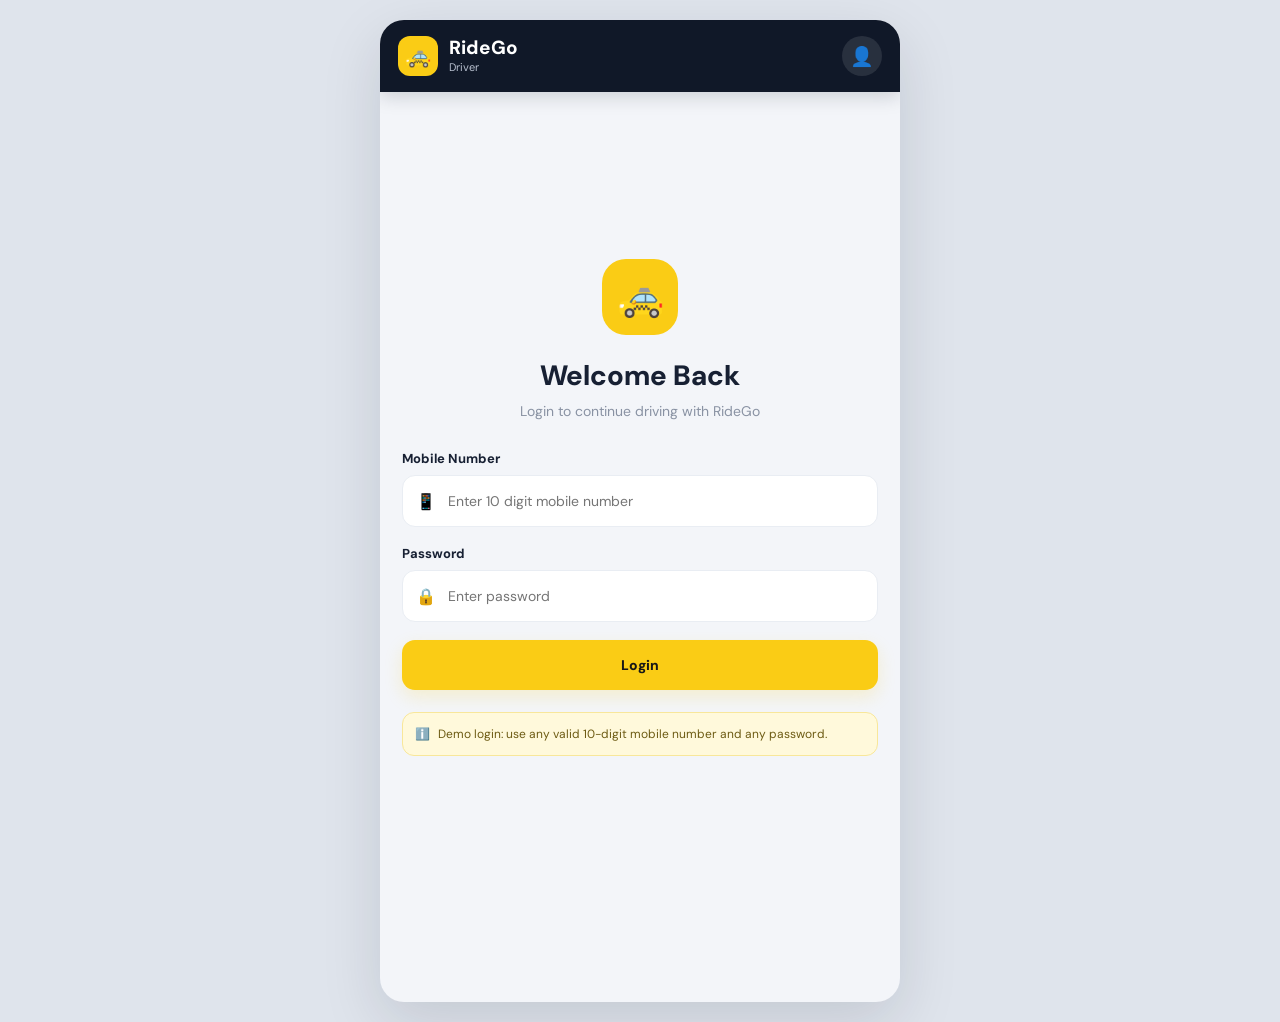
<file: index.html>
<!DOCTYPE html>
<html lang="en">
<head>
  <meta charset="UTF-8">

  <meta
    name="viewport"
    content="width=device-width, initial-scale=1.0, maximum-scale=1.0, user-scalable=no"
  >

  <meta name="theme-color" content="#101828">

  <title>RideGo Driver</title>

  <link rel="preconnect" href="https://fonts.googleapis.com">
  <link rel="preconnect" href="https://fonts.gstatic.com" crossorigin>

  <link
    href="https://fonts.googleapis.com/css2?family=DM+Sans:wght@400;500;600;700;800&display=swap"
    rel="stylesheet"
  >

  <link rel="stylesheet" href="ridegodriver.css">
</head>

<body>

<div class="app">

  <!-- TOP BAR -->
  <header class="topbar">

    <div class="brand">
      <div class="brand-icon">🚕</div>

      <div>
        <div class="brand-name">RideGo</div>
        <div class="brand-subtitle">Driver</div>
      </div>
    </div>

    <button
      type="button"
      class="profile-btn"
      id="headerProfileBtn"
      aria-label="Open profile"
    >
      👤
    </button>

  </header>


  <!-- LOGIN -->
  <section id="loginPage" class="login-page">

    <div class="login-logo">🚕</div>

    <h1>Welcome Back</h1>

    <p class="login-subtitle">
      Login to continue driving with RideGo
    </p>

    <form id="loginForm" class="login-form">

      <div class="input-group">

        <label for="mobile">
          Mobile Number
        </label>

        <div class="input-wrap">

          <span class="input-icon">📱</span>

          <input
            type="tel"
            id="mobile"
            placeholder="Enter 10 digit mobile number"
            maxlength="10"
            inputmode="numeric"
            autocomplete="tel"
            required
          >

        </div>

      </div>


      <div class="input-group">

        <label for="password">
          Password
        </label>

        <div class="input-wrap">

          <span class="input-icon">🔒</span>

          <input
            type="password"
            id="password"
            placeholder="Enter password"
            autocomplete="current-password"
            required
          >

        </div>

      </div>


      <button
        type="submit"
        class="primary-btn login-btn"
      >
        Login
      </button>

    </form>


    <div class="demo-note">

      <span>ℹ️</span>

      Demo login: use any valid 10-digit mobile number and any password.

    </div>

  </section>


  <!-- MAIN APP -->
  <main id="mainApp" class="hidden">


    <!-- DASHBOARD -->
    <section id="dashboardPage" class="page active">

      <div class="welcome">

        <div>

          <p class="eyebrow">
            DRIVER DASHBOARD
          </p>

          <h2>
            <span id="welcomeGreeting">
              Good Morning
            </span>
            👋
          </h2>

          <p>
            Ready to earn today?
          </p>

        </div>

        <div class="welcome-badge">
          🚗
        </div>

      </div>


      <!-- ONLINE -->
      <div class="online-card">

        <div class="online-info">

          <div class="status-dot"></div>

          <div>

            <h3 id="onlineTitle">
              You're Offline
            </h3>

            <p id="onlineText">
              Go online to receive ride requests
            </p>

          </div>

        </div>


        <label class="switch">

          <input
            type="checkbox"
            id="onlineToggle"
          >

          <span class="slider"></span>

        </label>

      </div>


      <!-- EARNINGS -->
      <div class="earning-card">

        <div class="earning-card-top">

          <div>

            <p>
              Today's Earnings
            </p>

            <h2 id="todayEarning">
              ₹0
            </h2>

          </div>

          <div class="earning-icon">
            ₹
          </div>

        </div>


        <div class="earning-bottom">

          <div>

            <strong id="completedCount">
              0
            </strong>

            <span>
              Completed Rides
            </span>

          </div>


          <div class="earning-status">

            <span id="earningStatus">
              Start earning
            </span>

          </div>

        </div>

      </div>


      <!-- REQUEST HEADER -->
      <div class="section-heading">

        <div>

          <p class="eyebrow">
            LIVE REQUESTS
          </p>

          <h3>
            Ride Requests
          </h3>

        </div>


        <span class="live-tag">

          <span></span>

          LIVE

        </span>

      </div>


      <!-- EMPTY REQUEST -->
      <div
        id="noRide"
        class="empty-card"
      >

        <div class="empty-icon">
          🚘
        </div>

        <h3>
          No Ride Requests
        </h3>

        <p id="noRideText">
          Go online to start receiving ride requests.
        </p>

      </div>


      <!-- REQUEST -->
      <div
        id="rideRequest"
        class="ride-request hidden"
      >

        <div class="request-header">

          <div>

            <span class="request-label">
              NEW RIDE REQUEST
            </span>

            <h3>
              Passenger Ride
            </h3>

          </div>


          <div class="fare-box">

            <span>
              Fare
            </span>

            <strong id="requestFare">
              ₹320
            </strong>

          </div>

        </div>


        <div class="location-block">

          <div class="location-row">

            <div class="location-marker pickup-marker">
              ●
            </div>

            <div class="location-content">

              <span>
                PICKUP
              </span>

              <strong id="pickupLocation">
                Howrah Railway Station
              </strong>

            </div>

          </div>


          <div class="route-line"></div>


          <div class="location-row">

            <div class="location-marker drop-marker">
              ●
            </div>

            <div class="location-content">

              <span>
                DROP
              </span>

              <strong id="dropLocation">
                Park Street, Kolkata
              </strong>

            </div>

          </div>

        </div>


        <div class="ride-info">

          <div>
            <span>Distance</span>
            <strong id="requestDistance">14.8 km</strong>
          </div>

          <div>
            <span>Duration</span>
            <strong id="requestDuration">38 min</strong>
          </div>

          <div>
            <span>Payment</span>
            <strong id="requestType">Cash</strong>
          </div>

        </div>


        <div class="button-row">

          <button
            type="button"
            id="rejectBtn"
            class="secondary-btn reject-btn"
          >
            ✕ Reject
          </button>

          <button
            type="button"
            id="acceptBtn"
            class="primary-btn accept-btn"
          >
            ✓ Accept Ride
          </button>

        </div>

      </div>


      <!-- ACTIVE RIDE -->
      <div
        id="activeRide"
        class="active-ride hidden"
      >

        <div class="active-header">

          <div>

            <span class="request-label">
              ACTIVE RIDE
            </span>

            <h3>
              Passenger Trip
            </h3>

          </div>

          <span
            id="tripStatusTag"
            class="trip-status"
          >
            Accepted
          </span>

        </div>


        <!-- MAP -->
        <div class="ride-map">

          <div class="map-grid"></div>

          <div class="map-road road-one"></div>
          <div class="map-road road-two"></div>
          <div class="map-road road-three"></div>

          <div class="map-route"></div>

          <div
            id="driverMapMarker"
            class="map-marker driver-marker"
          >
            🚕
          </div>

          <div class="map-marker pickup-map-marker">
            <span>●</span>
          </div>

          <div class="map-marker drop-map-marker">
            <span>●</span>
          </div>

          <div class="map-label pickup-label">
            Pickup
          </div>

          <div class="map-label drop-label">
            Drop
          </div>

          <div class="map-location">
            📍
            <span id="mapLocationText">
              Driver location
            </span>
          </div>

          <button
            type="button"
            id="locateBtn"
            class="map-control"
          >
            ◎
          </button>

        </div>


        <!-- PASSENGER -->
        <div class="passenger-card">

          <div class="passenger-avatar">
            👤
          </div>

          <div class="passenger-details">

            <span>
              PASSENGER
            </span>

            <strong id="passengerName">
              Rahul Sharma
            </strong>

            <small>
              ⭐ 4.8 • 26 rides
            </small>

          </div>


          <div class="passenger-actions">

            <button
              type="button"
              id="callPassengerBtn"
              class="circle-action"
              title="Call Passenger"
            >
              📞
            </button>

            <button
              type="button"
              id="messagePassengerBtn"
              class="circle-action"
              title="Message Passenger"
            >
              💬
            </button>

          </div>

        </div>


        <!-- ROUTE -->
        <div class="active-route">

          <div class="route-point pickup-point">

            <div class="route-dot">
              ●
            </div>

            <div>

              <span>
                PICKUP
              </span>

              <strong id="activePickup">
                Howrah Railway Station
              </strong>

            </div>

          </div>


          <div class="route-connector"></div>


          <div class="route-point drop-point">

            <div class="route-dot">
              ●
            </div>

            <div>

              <span>
                DROP
              </span>

              <strong id="activeDrop">
                Park Street, Kolkata
              </strong>

            </div>

          </div>

        </div>


        <!-- FARE -->
        <div class="trip-summary">

          <div>

            <span>
              Trip Fare
            </span>

            <strong id="activeFare">
              ₹320
            </strong>

          </div>


          <div>

            <span>
              Distance
            </span>

            <strong id="activeDistance">
              14.8 km
            </strong>

          </div>


          <div>

            <span>
              Est. Time
            </span>

            <strong id="activeDuration">
              38 min
            </strong>

          </div>

        </div>


        <!-- PAYMENT -->
        <div class="payment-row">

          <div>

            <span>
              PAYMENT METHOD
            </span>

            <strong id="activePayment">
              💵 Cash
            </strong>

          </div>

          <span class="payment-status">
            Pay after trip
          </span>

        </div>


        <!-- ACTION -->
        <button
          type="button"
          id="tripActionBtn"
          class="primary-btn full-btn trip-main-btn"
        >
          Go to Pickup
        </button>


        <!-- SOS -->
        <button
          type="button"
          id="sosBtn"
          class="sos-btn"
        >
          🆘 Emergency / SOS
        </button>

      </div>

    </section>


    <!-- EARNINGS -->
    <section
      id="earningsPage"
      class="page"
    >

      <div class="page-title">

        <p class="eyebrow">
          FINANCIAL OVERVIEW
        </p>

        <h2>
          Earnings
        </h2>

        <p>
          Track your driving income.
        </p>

      </div>


      <div class="earning-card large-earning">

        <div class="earning-card-top">

          <div>

            <p>
              Total Earnings
            </p>

            <h2 id="earningsTotal">
              ₹0
            </h2>

          </div>

          <div class="earning-icon">
            ₹
          </div>

        </div>

      </div>


      <div class="stats-grid">

        <div class="stat-box">

          <span class="stat-icon">
            🚗
          </span>

          <strong id="earningsCompleted">
            0
          </strong>

          <span>
            Completed
          </span>

        </div>


        <div class="stat-box">

          <span class="stat-icon">
            💰
          </span>

          <strong id="averageFare">
            ₹0
          </strong>

          <span>
            Avg. Fare
          </span>

        </div>


        <div class="stat-box">

          <span class="stat-icon">
            📊
          </span>

          <strong id="totalRides">
            0
          </strong>

          <span>
            Total Rides
          </span>

        </div>


        <div class="stat-box">

          <span class="stat-icon">
            🏆
          </span>

          <strong id="totalEarnings">
            ₹0
          </strong>

          <span>
            Lifetime
          </span>

        </div>

      </div>


      <div class="section-heading">

        <div>

          <p class="eyebrow">
            RECENT ACTIVITY
          </p>

          <h3>
            Earning History
          </h3>

        </div>

      </div>


      <div
        id="earningHistory"
        class="card history-card"
      ></div>

    </section>


    <!-- HISTORY -->
    <section
      id="historyPage"
      class="page"
    >

      <div class="page-title">

        <p class="eyebrow">
          YOUR ACTIVITY
        </p>

        <h2>
          Ride History
        </h2>

        <p>
          View your completed rides.
        </p>

      </div>


      <div
        id="historyList"
        class="card history-card"
      ></div>

    </section>


    <!-- PROFILE -->
    <section
      id="profilePage"
      class="page"
    >

      <div class="page-title">

        <p class="eyebrow">
          ACCOUNT
        </p>

        <h2>
          My Profile
        </h2>

        <p>
          Manage your driver information.
        </p>

      </div>


      <div class="profile-card">

        <div class="avatar">
          👤
        </div>

        <div class="profile-main">

          <h3 id="profileName">
            RideGo Driver
          </h3>

          <p id="profileMobile">
            +91 XXXXX XXXXX
          </p>

          <span class="verified">
            ✓ Verified Driver
          </span>

        </div>

      </div>


      <div class="card">

        <div class="card-title">
          Personal Information
        </div>


        <div class="input-group">

          <label for="driverName">
            Driver Name
          </label>

          <input
            type="text"
            id="driverName"
            placeholder="Enter your name"
          >

        </div>


        <div class="input-group">

          <label for="driverVehicle">
            Vehicle Details
          </label>

          <input
            type="text"
            id="driverVehicle"
            placeholder="Example: WB 01 AB 1234"
          >

        </div>


        <button
          type="button"
          id="saveProfileBtn"
          class="primary-btn full-btn"
        >
          Save Profile
        </button>

      </div>


      <button
        type="button"
        id="logoutBtn"
        class="logout-btn"
      >
        🚪 Logout
      </button>

    </section>

  </main>


  <!-- BOTTOM NAV -->
  <nav
    id="bottomNav"
    class="bottom-nav hidden"
  >

    <button
      type="button"
      class="nav-item active"
      data-page="dashboardPage"
    >

      <span class="nav-icon">
        ⌂
      </span>

      <label>
        Home
      </label>

    </button>


    <button
      type="button"
      class="nav-item"
      data-page="earningsPage"
    >

      <span class="nav-icon">
        ₹
      </span>

      <label>
        Earnings
      </label>

    </button>


    <button
      type="button"
      class="nav-item"
      data-page="historyPage"
    >

      <span class="nav-icon">
        ▤
      </span>

      <label>
        History
      </label>

    </button>


    <button
      type="button"
      class="nav-item"
      data-page="profilePage"
    >

      <span class="nav-icon">
        ●
      </span>

      <label>
        Profile
      </label>

    </button>

  </nav>


  <!-- TRIP COMPLETE MODAL -->
  <div
    id="tripCompleteModal"
    class="modal-overlay hidden"
  >

    <div class="trip-complete-modal">

      <div class="success-icon">
        ✓
      </div>

      <h2>
        Trip Completed!
      </h2>

      <p>
        Great job! Your earnings have been added.
      </p>


      <div class="complete-amount">

        <span>
          Trip Earnings
        </span>

        <strong id="completeFare">
          ₹320
        </strong>

      </div>


      <div class="rating-title">
        Rate your passenger
      </div>


      <div
        id="ratingStars"
        class="rating-stars"
      >

        <button type="button" data-rating="1">
          ★
        </button>

        <button type="button" data-rating="2">
          ★
        </button>

        <button type="button" data-rating="3">
          ★
        </button>

        <button type="button" data-rating="4">
          ★
        </button>

        <button type="button" data-rating="5">
          ★
        </button>

      </div>


      <button
        type="button"
        id="finishTripBtn"
        class="primary-btn full-btn"
      >
        Done
      </button>

    </div>

  </div>


  <!-- SOS MODAL -->
  <div
    id="sosModal"
    class="modal-overlay hidden"
  >

    <div class="sos-modal">

      <div class="sos-large">
        🆘
      </div>

      <h2>
        Emergency Help
      </h2>

      <p>
        Are you sure you want to activate emergency assistance?
      </p>


      <div class="sos-options">

        <button
          type="button"
          id="sosCallBtn"
          class="sos-call"
        >
          📞 Call Emergency
        </button>

        <button
          type="button"
          id="sosCancelBtn"
          class="secondary-btn"
        >
          Cancel
        </button>

      </div>

    </div>

  </div>


</div>


<script src="ridegodriver.js"></script>

</body>
</html>
</file>
<file: ridegodriver.css>
:root {
  --primary: #facc15;
  --primary-dark: #eab308;
  --navy: #101828;
  --navy-light: #263653;
  --background: #f3f5f9;
  --surface: #ffffff;
  --text: #172033;
  --muted: #8992a3;
  --green: #16a34a;
  --red: #dc2626;
  --border: #e9edf3;
  --blue: #2563eb;
  --shadow: 0 10px 30px rgba(16, 24, 40, 0.07);
}

* {
  margin: 0;
  padding: 0;
  box-sizing: border-box;
}

html {
  scroll-behavior: smooth;
}

body {
  font-family: "DM Sans", sans-serif;
  background: #dfe4ec;
  color: var(--text);
  min-height: 100vh;
}

button,
input {
  font: inherit;
}

button {
  border: 0;
  cursor: pointer;
}

input {
  outline: none;
}

.hidden {
  display: none !important;
}

.app {
  width: 100%;
  max-width: 520px;
  min-height: 100vh;
  margin: 0 auto;
  background: var(--background);
  position: relative;
  overflow-x: hidden;
  padding-bottom: 82px;
}

/* TOP BAR */

.topbar {
  height: 72px;
  background: var(--navy);
  color: #fff;
  display: flex;
  align-items: center;
  justify-content: space-between;
  padding: 0 18px;
  position: sticky;
  top: 0;
  z-index: 100;
  box-shadow: 0 4px 18px rgba(16, 24, 40, 0.18);
}

.brand {
  display: flex;
  align-items: center;
  gap: 11px;
}

.brand-icon {
  width: 40px;
  height: 40px;
  border-radius: 12px;
  display: flex;
  align-items: center;
  justify-content: center;
  background: var(--primary);
  font-size: 21px;
}

.brand-name {
  font-size: 19px;
  line-height: 1.05;
  font-weight: 800;
}

.brand-subtitle {
  margin-top: 3px;
  font-size: 11px;
  color: #b9c1d0;
}

.profile-btn {
  width: 40px;
  height: 40px;
  border-radius: 50%;
  display: flex;
  align-items: center;
  justify-content: center;
  background: rgba(255,255,255,.1);
  color: #fff;
  font-size: 19px;
}

/* LOGIN */

.login-page {
  min-height: calc(100vh - 72px);
  padding: 42px 22px 40px;
  display: flex;
  flex-direction: column;
  justify-content: center;
}

.login-logo {
  width: 76px;
  height: 76px;
  border-radius: 24px;
  background: var(--primary);
  display: flex;
  align-items: center;
  justify-content: center;
  font-size: 38px;
  margin: 0 auto 22px;
}

.login-page h1 {
  text-align: center;
  font-size: 28px;
  font-weight: 800;
}

.login-subtitle {
  text-align: center;
  color: var(--muted);
  font-size: 14px;
  margin: 8px 0 30px;
}

.input-group {
  margin-bottom: 18px;
}

.input-group label {
  display: block;
  margin-bottom: 8px;
  font-size: 13px;
  font-weight: 700;
}

.input-wrap {
  position: relative;
}

.input-icon {
  position: absolute;
  left: 14px;
  top: 50%;
  transform: translateY(-50%);
}

.input-group input {
  width: 100%;
  height: 52px;
  border: 1px solid var(--border);
  border-radius: 13px;
  background: #fff;
  color: var(--text);
  padding: 0 15px 0 45px;
  font-size: 14px;
}

.card .input-group input {
  padding-left: 14px;
}

.input-group input:focus {
  border-color: var(--primary-dark);
  box-shadow: 0 0 0 3px rgba(250,204,21,.15);
}

.demo-note {
  margin-top: 22px;
  background: #fff9db;
  border: 1px solid #f8e79a;
  border-radius: 12px;
  padding: 12px;
  color: #6d5b13;
  font-size: 12px;
  line-height: 1.5;
  display: flex;
  gap: 8px;
}

/* BUTTONS */

.primary-btn {
  min-height: 50px;
  padding: 0 18px;
  border-radius: 13px;
  background: var(--primary);
  color: #171717;
  font-size: 14px;
  font-weight: 800;
  display: flex;
  align-items: center;
  justify-content: center;
  transition: .2s ease;
  box-shadow: 0 7px 18px rgba(250,204,21,.18);
}

.primary-btn:active {
  transform: scale(.99);
}

.secondary-btn {
  min-height: 50px;
  padding: 0 18px;
  border-radius: 13px;
  background: #fff;
  color: var(--text);
  border: 1px solid var(--border);
  font-size: 14px;
  font-weight: 700;
}

.login-btn,
.full-btn {
  width: 100%;
}

/* PAGES */

.page {
  display: none;
  padding: 20px 16px 25px;
  animation: pageIn .2s ease;
}

.page.active {
  display: block;
}

@keyframes pageIn {
  from {
    opacity: 0;
    transform: translateY(5px);
  }

  to {
    opacity: 1;
    transform: translateY(0);
  }
}

.eyebrow {
  font-size: 10px;
  font-weight: 800;
  letter-spacing: 1.2px;
  color: #9ba3b1;
  margin-bottom: 5px;
}

.welcome {
  display: flex;
  align-items: center;
  justify-content: space-between;
  margin-bottom: 17px;
}

.welcome h2 {
  font-size: 22px;
  font-weight: 800;
}

.welcome p:last-child {
  color: var(--muted);
  font-size: 13px;
  margin-top: 5px;
}

.welcome-badge {
  width: 49px;
  height: 49px;
  border-radius: 16px;
  background: #fff;
  display: flex;
  align-items: center;
  justify-content: center;
  font-size: 24px;
  box-shadow: var(--shadow);
}

/* ONLINE */

.online-card {
  background: var(--navy);
  color: #fff;
  border-radius: 18px;
  padding: 17px;
  display: flex;
  align-items: center;
  justify-content: space-between;
  margin-bottom: 14px;
}

.online-info {
  display: flex;
  align-items: center;
  gap: 11px;
}

.status-dot {
  width: 10px;
  height: 10px;
  border-radius: 50%;
  background: #8992a3;
}

.online-card.is-online .status-dot {
  background: #22c55e;
  box-shadow: 0 0 0 5px rgba(34,197,94,.12);
}

.online-info h3 {
  font-size: 15px;
}

.online-info p {
  color: #aeb7c6;
  font-size: 11px;
  margin-top: 4px;
}

.switch {
  width: 49px;
  height: 28px;
  position: relative;
}

.switch input {
  opacity: 0;
  width: 0;
  height: 0;
}

.slider {
  position: absolute;
  inset: 0;
  border-radius: 30px;
  background: #3a455b;
}

.slider::before {
  content: "";
  width: 22px;
  height: 22px;
  position: absolute;
  left: 3px;
  top: 3px;
  border-radius: 50%;
  background: #fff;
  transition: .25s ease;
}

.switch input:checked + .slider {
  background: var(--primary);
}

.switch input:checked + .slider::before {
  transform: translateX(21px);
}

/* EARNINGS */

.earning-card {
  position: relative;
  overflow: hidden;
  background: linear-gradient(135deg,#facc15,#f8c900);
  border-radius: 20px;
  padding: 19px;
  margin-bottom: 21px;
}

.earning-card::after {
  content: "₹";
  position: absolute;
  right: -5px;
  bottom: -27px;
  font-size: 105px;
  font-weight: 800;
  color: rgba(255,255,255,.18);
}

.earning-card-top {
  position: relative;
  z-index: 1;
  display: flex;
  justify-content: space-between;
}

.earning-card-top p {
  font-size: 12px;
  font-weight: 700;
  margin-bottom: 5px;
}

.earning-card-top h2 {
  font-size: 32px;
  font-weight: 800;
}

.earning-icon {
  width: 43px;
  height: 43px;
  border-radius: 14px;
  background: rgba(255,255,255,.35);
  display: flex;
  align-items: center;
  justify-content: center;
  font-size: 22px;
  font-weight: 800;
}

.earning-bottom {
  position: relative;
  z-index: 1;
  display: flex;
  justify-content: space-between;
  margin-top: 22px;
  padding-top: 13px;
  border-top: 1px solid rgba(23,32,51,.12);
}

.earning-bottom > div:first-child {
  display: flex;
  align-items: baseline;
  gap: 5px;
}

.earning-bottom strong {
  font-size: 15px;
}

.earning-bottom span {
  font-size: 11px;
  color: rgba(23,32,51,.62);
}

.earning-status {
  padding: 5px 9px;
  border-radius: 20px;
  background: rgba(255,255,255,.35);
  font-weight: 700;
}

/* SECTION */

.section-heading {
  display: flex;
  align-items: center;
  justify-content: space-between;
  margin-bottom: 11px;
}

.section-heading h3 {
  font-size: 17px;
  font-weight: 800;
}

.live-tag {
  display: flex;
  align-items: center;
  gap: 5px;
  font-size: 10px;
  font-weight: 800;
  color: var(--green);
  background: #eaf8ef;
  padding: 5px 8px;
  border-radius: 20px;
}

.live-tag span {
  width: 6px;
  height: 6px;
  border-radius: 50%;
  background: var(--green);
}

/* EMPTY */

.empty-card {
  background: #fff;
  border: 1px solid var(--border);
  border-radius: 18px;
  padding: 30px 18px;
  text-align: center;
  box-shadow: var(--shadow);
}

.empty-icon {
  width: 56px;
  height: 56px;
  border-radius: 18px;
  background: #f4f6f9;
  display: flex;
  align-items: center;
  justify-content: center;
  font-size: 27px;
  margin: 0 auto 13px;
}

.empty-card h3 {
  font-size: 15px;
}

.empty-card p {
  color: var(--muted);
  font-size: 12px;
  margin-top: 5px;
}

/* RIDE REQUEST */

.ride-request,
.active-ride {
  background: #fff;
  border: 1px solid var(--border);
  border-radius: 19px;
  padding: 17px;
  box-shadow: var(--shadow);
  margin-bottom: 15px;
}

.request-header,
.active-header {
  display: flex;
  align-items: flex-start;
  justify-content: space-between;
  gap: 12px;
  margin-bottom: 18px;
}

.request-label {
  display: inline-block;
  font-size: 9px;
  font-weight: 800;
  letter-spacing: 1px;
  color: var(--green);
  margin-bottom: 5px;
}

.request-header h3,
.active-header h3 {
  font-size: 17px;
}

.fare-box {
  text-align: right;
}

.fare-box span {
  display: block;
  font-size: 10px;
  color: var(--muted);
}

.fare-box strong {
  font-size: 22px;
}

.location-block {
  background: #f8f9fb;
  border-radius: 14px;
  padding: 13px;
}

.location-row {
  display: flex;
  align-items: center;
  gap: 11px;
  min-height: 43px;
}

.location-marker {
  width: 24px;
  height: 24px;
  border-radius: 50%;
  display: flex;
  align-items: center;
  justify-content: center;
}

.pickup-marker {
  background: #dcfce7;
  color: var(--green);
}

.drop-marker {
  background: #fee2e2;
  color: var(--red);
}

.location-content {
  min-width: 0;
}

.location-content span {
  display: block;
  font-size: 9px;
  font-weight: 800;
  color: var(--muted);
}

.location-content strong {
  display: block;
  font-size: 12px;
  margin-top: 2px;
  white-space: nowrap;
  overflow: hidden;
  text-overflow: ellipsis;
}

.route-line {
  width: 1px;
  height: 16px;
  background: #cbd2dc;
  margin-left: 12px;
}

.ride-info {
  display: grid;
  grid-template-columns: repeat(3,1fr);
  gap: 8px;
  margin: 13px 0;
}

.ride-info > div {
  background: #f8f9fb;
  border-radius: 11px;
  padding: 9px;
  text-align: center;
}

.ride-info span {
  display: block;
  font-size: 9px;
  color: var(--muted);
}

.ride-info strong {
  display: block;
  font-size: 11px;
  margin-top: 3px;
}

.button-row {
  display: grid;
  grid-template-columns: .85fr 1.35fr;
  gap: 9px;
}

.reject-btn {
  color: var(--red);
  border-color: #fecaca;
}

/* ACTIVE RIDE */

.active-ride {
  border: 2px solid #f5d34c;
  background: #fffdf1;
}

.trip-status {
  padding: 6px 9px;
  border-radius: 20px;
  background: #fff4b8;
  color: #735f00;
  font-size: 9px;
  font-weight: 800;
  white-space: nowrap;
}


/* MAP */

.ride-map {
  height: 235px;
  border-radius: 18px;
  overflow: hidden;
  position: relative;
  background:
    linear-gradient(45deg,rgba(255,255,255,.8) 25%,transparent 25%),
    linear-gradient(-45deg,rgba(255,255,255,.8) 25%,transparent 25%),
    #dfe8df;
  background-size: 70px 70px;
  margin-bottom: 14px;
  border: 1px solid #d6ddd7;
}

.map-grid {
  position: absolute;
  inset: 0;
  background:
    linear-gradient(90deg,transparent 48%,rgba(255,255,255,.7) 49%,rgba(255,255,255,.7) 52%,transparent 53%),
    linear-gradient(0deg,transparent 48%,rgba(255,255,255,.7) 49%,rgba(255,255,255,.7) 52%,transparent 53%);
  background-size: 100px 100px;
  opacity: .7;
}

.map-road {
  position: absolute;
  height: 11px;
  background: rgba(255,255,255,.9);
  border: 1px solid #cbd5cb;
  border-radius: 20px;
}

.road-one {
  width: 120%;
  left: -10%;
  top: 45%;
  transform: rotate(-17deg);
}

.road-two {
  width: 115%;
  left: -5%;
  top: 67%;
  transform: rotate(24deg);
}

.road-three {
  width: 100%;
  left: 0;
  top: 20%;
  transform: rotate(65deg);
}

.map-route {
  position: absolute;
  width: 65%;
  height: 5px;
  left: 18%;
  top: 53%;
  background: #2563eb;
  border-radius: 10px;
  transform: rotate(-16deg);
  box-shadow: 0 2px 6px rgba(37,99,235,.3);
}

.map-marker {
  position: absolute;
  z-index: 5;
  display: flex;
  align-items: center;
  justify-content: center;
}

.driver-marker {
  left: 19%;
  top: 56%;
  width: 38px;
  height: 38px;
  border-radius: 50%;
  background: #fff;
  border: 3px solid #2563eb;
  font-size: 18px;
  box-shadow: 0 4px 12px rgba(0,0,0,.18);
}

.pickup-map-marker {
  left: 12%;
  top: 47%;
  width: 23px;
  height: 23px;
  border-radius: 50%;
  background: #16a34a;
  color: #fff;
  border: 4px solid #fff;
  box-shadow: 0 3px 10px rgba(0,0,0,.2);
}

.drop-map-marker {
  right: 13%;
  top: 26%;
  width: 23px;
  height: 23px;
  border-radius: 50%;
  background: #dc2626;
  color: #fff;
  border: 4px solid #fff;
  box-shadow: 0 3px 10px rgba(0,0,0,.2);
}

.map-label {
  position: absolute;
  z-index: 8;
  background: #fff;
  padding: 4px 7px;
  border-radius: 7px;
  font-size: 9px;
  font-weight: 800;
  box-shadow: 0 3px 10px rgba(0,0,0,.1);
}

.pickup-label {
  left: 8%;
  top: 35%;
}

.drop-label {
  right: 7%;
  top: 15%;
}

.map-location {
  position: absolute;
  left: 12px;
  bottom: 12px;
  background: rgba(255,255,255,.95);
  padding: 7px 10px;
  border-radius: 10px;
  font-size: 10px;
  font-weight: 700;
  box-shadow: 0 3px 10px rgba(0,0,0,.12);
}

.map-control {
  position: absolute;
  right: 12px;
  bottom: 12px;
  width: 38px;
  height: 38px;
  border-radius: 50%;
  background: #fff;
  font-size: 22px;
  color: #2563eb;
  box-shadow: 0 3px 10px rgba(0,0,0,.15);
}

/* PASSENGER */

.passenger-card {
  display: flex;
  align-items: center;
  gap: 11px;
  background: #fff;
  border: 1px solid var(--border);
  border-radius: 15px;
  padding: 12px;
  margin-bottom: 13px;
}

.passenger-avatar {
  width: 46px;
  height: 46px;
  border-radius: 14px;
  background: #edf2ff;
  display: flex;
  align-items: center;
  justify-content: center;
  font-size: 22px;
}

.passenger-details {
  flex: 1;
  min-width: 0;
}

.passenger-details span {
  display: block;
  font-size: 8px;
  color: var(--muted);
  font-weight: 800;
  letter-spacing: .8px;
}

.passenger-details strong {
  display: block;
  font-size: 13px;
  margin-top: 2px;
}

.passenger-details small {
  display: block;
  color: #8992a3;
  font-size: 9px;
  margin-top: 3px;
}

.passenger-actions {
  display: flex;
  gap: 6px;
}

.circle-action {
  width: 38px;
  height: 38px;
  border-radius: 50%;
  background: #f2f6ff;
  font-size: 16px;
}

/* ACTIVE ROUTE */

.active-route {
  background: #f8f9fb;
  border-radius: 14px;
  padding: 13px;
  margin-bottom: 12px;
}

.route-point {
  display: flex;
  align-items: center;
  gap: 11px;
}

.route-dot {
  width: 25px;
  height: 25px;
  border-radius: 50%;
  display: flex;
  align-items: center;
  justify-content: center;
  flex-shrink: 0;
}

.pickup-point .route-dot {
  background: #dcfce7;
  color: var(--green);
}

.drop-point .route-dot {
  background: #fee2e2;
  color: var(--red);
}

.route-point span {
  display: block;
  font-size: 8px;
  color: var(--muted);
  font-weight: 800;
}

.route-point strong {
  display: block;
  font-size: 11px;
  margin-top: 2px;
}

.route-connector {
  width: 1px;
  height: 17px;
  background: #cbd2dc;
  margin-left: 12px;
}

/* TRIP SUMMARY */

.trip-summary {
  display: grid;
  grid-template-columns: 1.3fr 1fr 1fr;
  gap: 7px;
  margin-bottom: 10px;
}

.trip-summary > div {
  background: #fff7c7;
  border-radius: 11px;
  padding: 10px 8px;
  text-align: center;
}

.trip-summary span {
  display: block;
  color: #766313;
  font-size: 8px;
  font-weight: 700;
}

.trip-summary strong {
  display: block;
  font-size: 13px;
  margin-top: 3px;
}

/* PAYMENT */

.payment-row {
  display: flex;
  align-items: center;
  justify-content: space-between;
  background: #fff;
  border: 1px solid var(--border);
  border-radius: 12px;
  padding: 11px;
  margin-bottom: 11px;
}

.payment-row span:first-child {
  display: block;
  color: var(--muted);
  font-size: 8px;
  font-weight: 800;
}

.payment-row strong {
  display: block;
  font-size: 11px;
  margin-top: 3px;
}

.payment-status {
  padding: 5px 7px;
  border-radius: 10px;
  background: #eaf8ef;
  color: var(--green);
  font-size: 8px;
  font-weight: 800;
}

/* SOS */

.trip-main-btn {
  margin-top: 2px;
}

.sos-btn {
  width: 100%;
  min-height: 43px;
  margin-top: 9px;
  border-radius: 12px;
  background: #fff;
  color: var(--red);
  border: 1px solid #fecaca;
  font-size: 12px;
  font-weight: 800;
}

/* OTHER PAGES */

.page-title {
  margin-bottom: 18px;
}

.page-title h2 {
  font-size: 25px;
  font-weight: 800;
}

.page-title > p:last-child {
  color: var(--muted);
  font-size: 13px;
  margin-top: 4px;
}

.large-earning {
  margin-bottom: 13px;
}

.stats-grid {
  display: grid;
  grid-template-columns: repeat(2,1fr);
  gap: 10px;
  margin-bottom: 23px;
}

.stat-box {
  background: #fff;
  border: 1px solid var(--border);
  border-radius: 15px;
  padding: 14px;
  box-shadow: 0 5px 17px rgba(16,24,40,.04);
}

.stat-icon {
  display: block;
  font-size: 18px;
  margin-bottom: 9px;
}

.stat-box strong {
  display: block;
  font-size: 19px;
}

.stat-box > span:last-child {
  display: block;
  color: var(--muted);
  font-size: 10px;
  margin-top: 3px;
}

.card {
  background: #fff;
  border: 1px solid var(--border);
  border-radius: 17px;
  padding: 16px;
  box-shadow: var(--shadow);
  margin-bottom: 14px;
}

.card-title {
  font-size: 15px;
  font-weight: 800;
  margin-bottom: 16px;
}

.history-card {
  min-height: 80px;
}

.history-empty {
  text-align: center;
  padding: 22px 10px;
  color: var(--muted);
  font-size: 12px;
}

.history-item {
  padding: 13px 0;
  border-bottom: 1px solid var(--border);
}

.history-item:first-child {
  padding-top: 0;
}

.history-item:last-child {
  border-bottom: 0;
  padding-bottom: 0;
}

.history-top {
  display: flex;
  justify-content: space-between;
  gap: 10px;
}

.history-route {
  min-width: 0;
}

.history-route strong {
  display: block;
  font-size: 12px;
  white-space: nowrap;
  overflow: hidden;
  text-overflow: ellipsis;
}

.history-route span {
  display: block;
  color: var(--muted);
  font-size: 10px;
  margin-top: 3px;
}

.history-fare {
  font-size: 14px;
  font-weight: 800;
  color: var(--green);
}

.history-bottom {
  display: flex;
  justify-content: space-between;
  margin-top: 8px;
}

.history-bottom span {
  font-size: 9px;
  color: var(--muted);
}

.history-payment {
  padding: 4px 7px;
  border-radius: 12px;
  background: #f1f5f9;
}

/* PROFILE */

.profile-card {
  background: var(--navy);
  border-radius: 19px;
  padding: 19px;
  color: #fff;
  display: flex;
  align-items: center;
  gap: 14px;
  margin-bottom: 14px;
}

.avatar {
  width: 58px;
  height: 58px;
  border-radius: 17px;
  background: var(--primary);
  display: flex;
  align-items: center;
  justify-content: center;
  font-size: 27px;
}

.profile-main {
  min-width: 0;
}

.profile-main h3 {
  font-size: 17px;
}

.profile-main p {
  color: #aeb7c6;
  font-size: 11px;
  margin-top: 3px;
}

.verified {
  display: inline-block;
  margin-top: 8px;
  padding: 4px 7px;
  border-radius: 20px;
  background: rgba(34,197,94,.12);
  color: #86efac;
  font-size: 9px;
  font-weight: 800;
}

.logout-btn {
  width: 100%;
  min-height: 50px;
  border-radius: 13px;
  background: #fff;
  border: 1px solid #fecaca;
  color: var(--red);
  font-size: 14px;
  font-weight: 800;
}

/* BOTTOM NAV */

.bottom-nav {
  position: fixed;
  left: 50%;
  bottom: 0;
  transform: translateX(-50%);
  width: 100%;
  max-width: 520px;
  height: 70px;
  background: rgba(255,255,255,.97);
  border-top: 1px solid var(--border);
  display: grid;
  grid-template-columns: repeat(4,1fr);
  z-index: 200;
  box-shadow: 0 -5px 20px rgba(16,24,40,.06);
}

.nav-item {
  position: relative;
  background: transparent;
  color: #9aa2af;
  display: flex;
  flex-direction: column;
  align-items: center;
  justify-content: center;
  gap: 4px;
}

.nav-icon {
  width: 30px;
  height: 27px;
  display: flex;
  align-items: center;
  justify-content: center;
  border-radius: 10px;
  font-size: 17px;
}

.nav-item label {
  font-size: 9px;
  font-weight: 700;
}

.nav-item.active {
  color: var(--navy);
}

.nav-item.active .nav-icon {
  background: #fff4b8;
  color: #8a7100;
}

.nav-item.active::before {
  content: "";
  position: absolute;
  top: 0;
  left: 50%;
  transform: translateX(-50%);
  width: 25px;
  height: 3px;
  border-radius: 0 0 5px 5px;
  background: var(--primary);
}

/* MODALS */

.modal-overlay {
  position: fixed;
  inset: 0;
  z-index: 500;
  background: rgba(16,24,40,.65);
  display: flex;
  align-items: flex-end;
  justify-content: center;
  padding: 15px;
}

.trip-complete-modal,
.sos-modal {
  width: 100%;
  max-width: 500px;
  background: #fff;
  border-radius: 24px 24px 18px 18px;
  padding: 25px 20px 20px;
  text-align: center;
  box-shadow: 0 -10px 40px rgba(0,0,0,.2);
  animation: modalUp .25s ease;
}

@keyframes modalUp {
  from {
    opacity: 0;
    transform: translateY(30px);
  }

  to {
    opacity: 1;
    transform: translateY(0);
  }
}

.success-icon {
  width: 65px;
  height: 65px;
  margin: 0 auto 14px;
  border-radius: 50%;
  background: #dcfce7;
  color: var(--green);
  display: flex;
  align-items: center;
  justify-content: center;
  font-size: 34px;
  font-weight: 800;
}

.trip-complete-modal h2,
.sos-modal h2 {
  font-size: 22px;
  font-weight: 800;
}

.trip-complete-modal > p,
.sos-modal > p {
  color: var(--muted);
  font-size: 12px;
  margin: 7px 0 18px;
}

.complete-amount {
  background: #fff8ce;
  border-radius: 14px;
  padding: 13px;
  margin-bottom: 18px;
}

.complete-amount span {
  display: block;
  color: #766313;
  font-size: 10px;
}

.complete-amount strong {
  display: block;
  font-size: 27px;
  margin-top: 3px;
}

.rating-title {
  font-size: 12px;
  font-weight: 800;
  margin-bottom: 8px;
}

.rating-stars {
  display: flex;
  justify-content: center;
  gap: 6px;
  margin-bottom: 18px;
}

.rating-stars button {
  width: 38px;
  height: 38px;
  border-radius: 10px;
  background: #f1f5f9;
  color: #cbd5e1;
  font-size: 20px;
}

.rating-stars button.selected {
  background: #fff4b8;
  color: #eab308;
}

.sos-large {
  font-size: 50px;
  margin-bottom: 10px;
}

.sos-options {
  display: grid;
  gap: 9px;
}

.sos-call {
  width: 100%;
  min-height: 50px;
  border-radius: 13px;
  background: #dc2626;
  color: #fff;
  font-weight: 800;
}

/* RESPONSIVE */

@media (min-width:600px) {

  body {
    padding: 20px 0;
  }

  .app {
    min-height: calc(100vh - 40px);
    border-radius: 24px;
    box-shadow: 0 20px 60px rgba(16,24,40,.13);
    overflow: hidden;
  }

  .topbar {
    position: relative;
  }

  .bottom-nav {
    bottom: 20px;
    border-radius: 0 0 24px 24px;
  }
}

@media (max-width:360px) {

  .page {
    padding-left: 12px;
    padding-right: 12px;
  }

  .button-row {
    grid-template-columns: 1fr;
  }

  .ride-map {
    height: 210px;
  }

  .trip-summary {
    grid-template-columns: repeat(3,1fr);
  }

  .trip-summary > div {
    padding: 9px 4px;
  }
}

button,
.switch,
.nav-item {
  -webkit-tap-highlight-color: transparent;
}

button:focus-visible,
input:focus-visible {
  outline: 3px solid rgba(250,204,21,.35);
  outline-offset: 2px;
}

@supports (padding:max(0px)) {

  .bottom-nav {
    padding-bottom: max(8px,env(safe-area-inset-bottom));
  }

}
</file>
